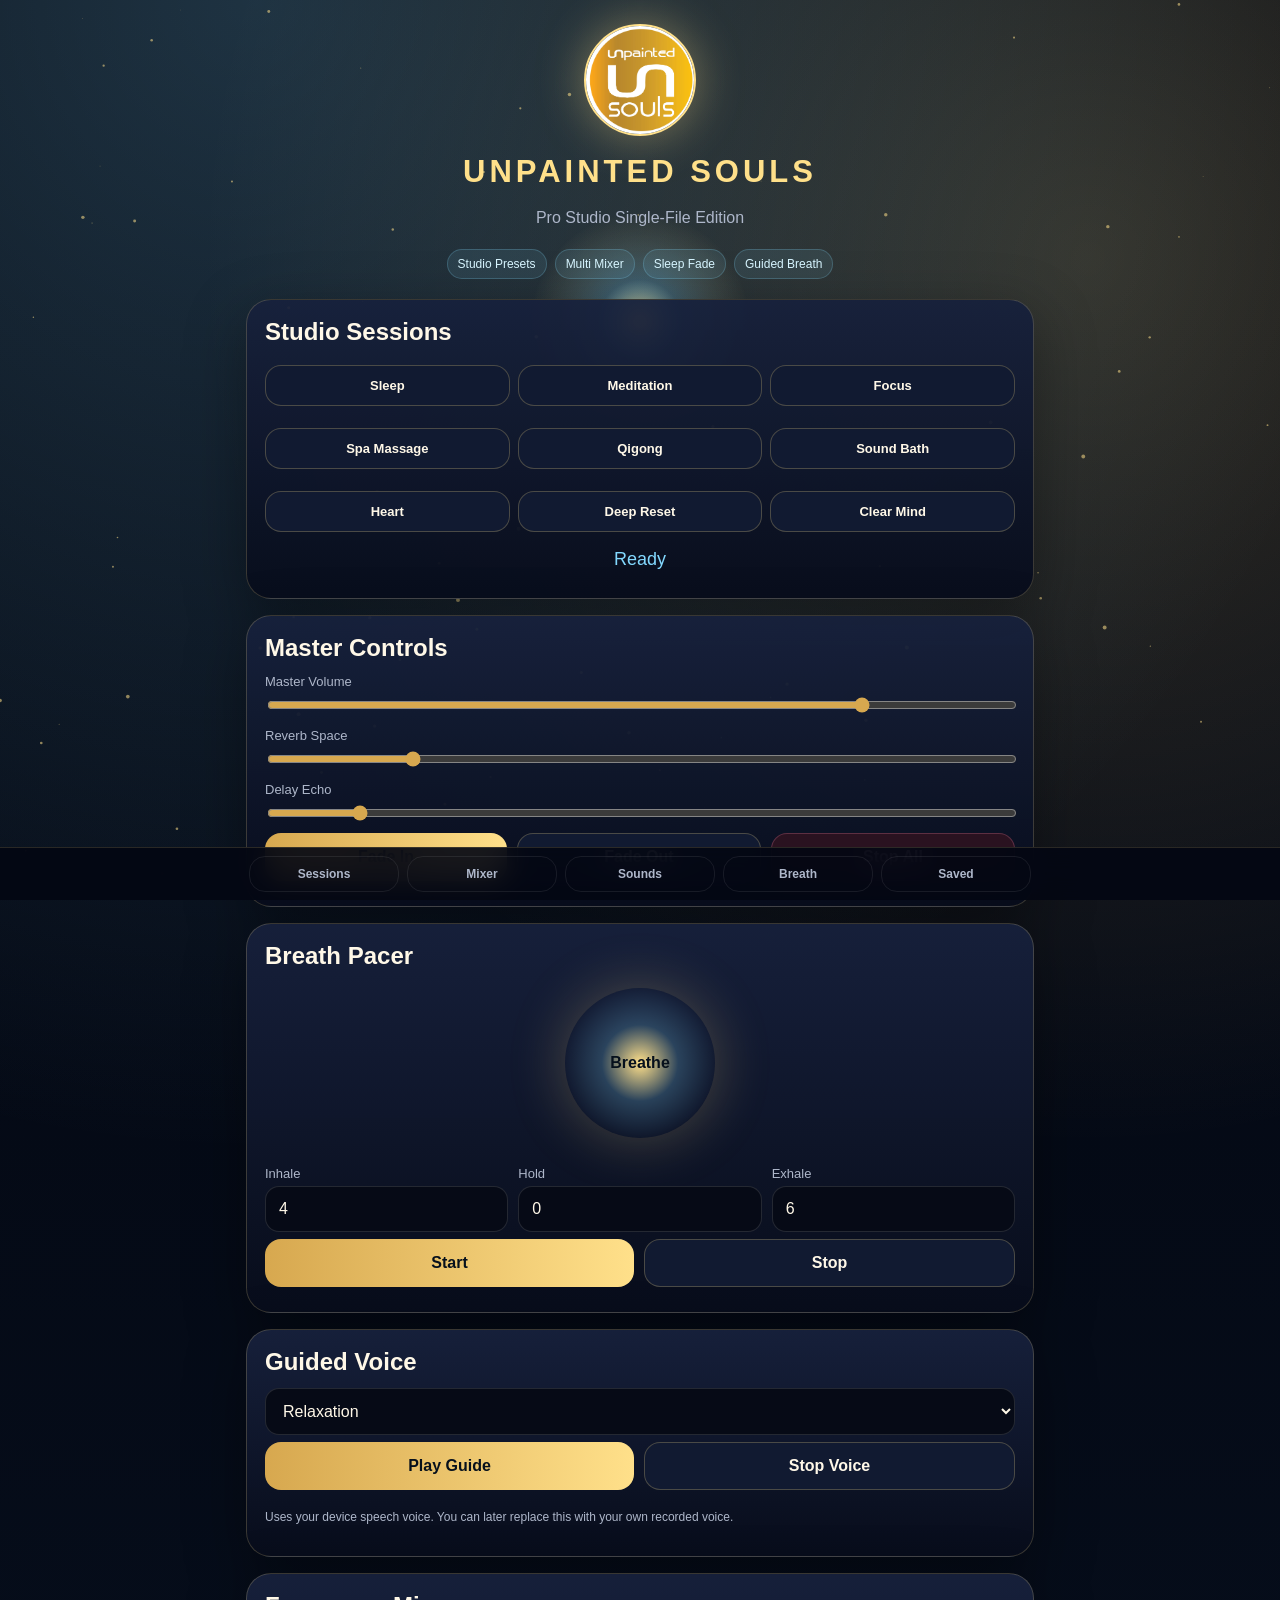
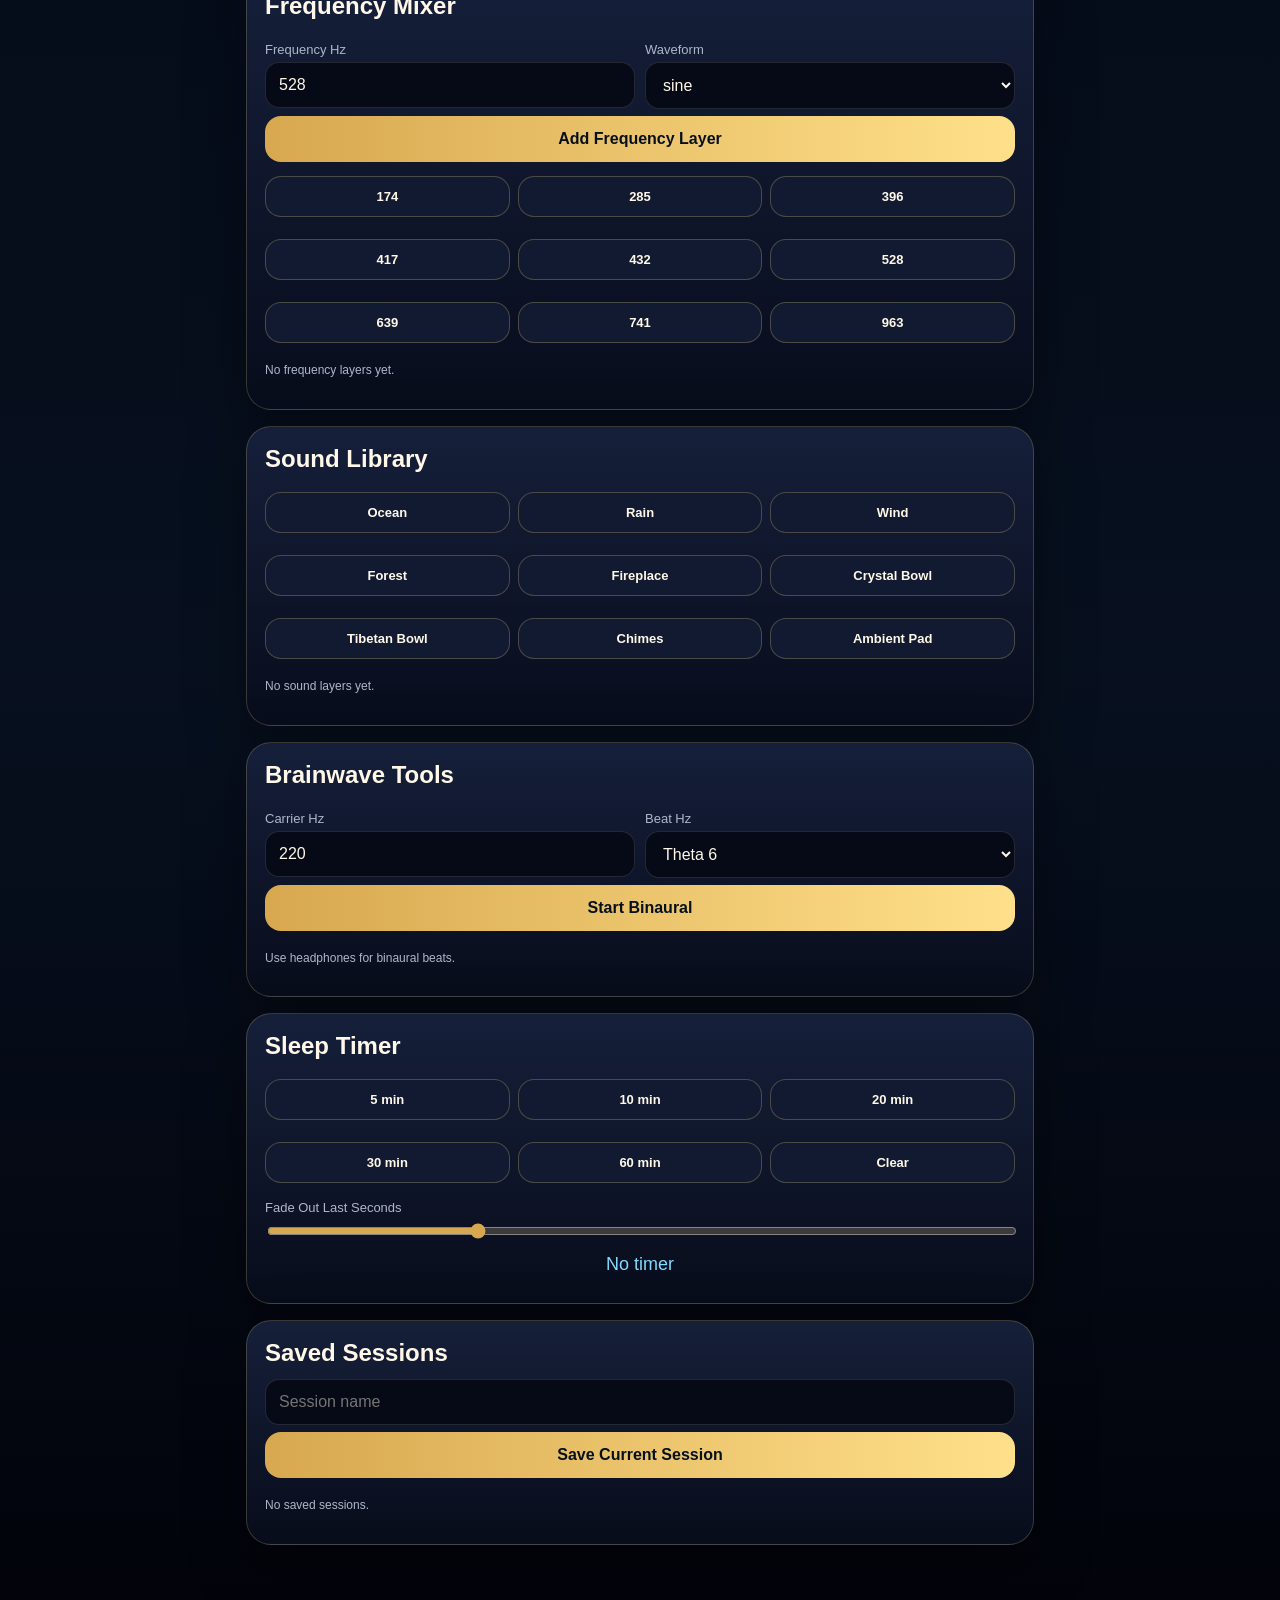
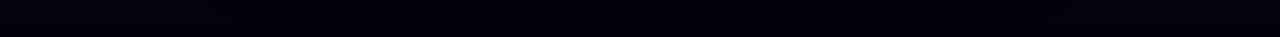
<file: index.html>
<!DOCTYPE html>
<html lang="en">
<head>
<meta charset="UTF-8">
<meta name="viewport" content="width=device-width,initial-scale=1.0">
<title>Unpainted Souls Pro</title>
<meta name="theme-color" content="#050814">
<style>
*{box-sizing:border-box}
:root{--gold:#d7a84f;--gold2:#ffe08a;--text:#fff8e8;--muted:#aeb7ca;--blue:#83d9ff;--pink:#d9a1ff}
body{margin:0;font-family:-apple-system,BlinkMacSystemFont,"Segoe UI",Arial,sans-serif;color:var(--text);background:radial-gradient(circle at 20% 0%,rgba(131,217,255,.22),transparent 34%),radial-gradient(circle at 85% 8%,rgba(255,224,138,.19),transparent 28%),linear-gradient(180deg,#02040d,#07101f 70%,#02030a);min-height:100vh}
#visualizer{position:fixed;inset:0;z-index:-1}
.app{max-width:820px;margin:auto;padding:24px 16px 76px}
.hero{text-align:center}
.logo{width:112px;height:112px;border-radius:50%;object-fit:cover;border:2px solid var(--gold2);box-shadow:0 0 48px rgba(255,224,138,.4)}
h1{font-size:31px;letter-spacing:4px;color:var(--gold2);margin:14px 0 4px}
h2{margin:0 0 12px}
p{color:var(--muted);line-height:1.45}
.badges span{display:inline-block;margin:4px;padding:7px 10px;border-radius:99px;border:1px solid rgba(131,217,255,.22);background:rgba(131,217,255,.09);color:#d7f5ff;font-size:12px}
.card{background:linear-gradient(180deg,rgba(23,33,60,.95),rgba(8,13,28,.97));border:1px solid rgba(255,224,138,.2);border-radius:25px;padding:18px;margin:16px 0;box-shadow:0 18px 60px rgba(0,0,0,.36)}
.row{display:flex;gap:10px}.row>*{flex:1}
label{display:block;color:var(--muted);font-size:13px;margin:10px 0 5px}
input,select{width:100%;padding:13px;border-radius:14px;border:1px solid rgba(255,255,255,.12);background:#060a16;color:var(--text);font-size:16px;outline:none}
input[type=range]{padding:0;accent-color:var(--gold)}
button{width:100%;border:0;border-radius:16px;padding:14px;margin:7px 0;font-size:16px;font-weight:800;color:#06101c;background:linear-gradient(90deg,var(--gold),var(--gold2))}
button.secondary{background:#111a31;color:var(--text);border:1px solid rgba(255,224,138,.24)}
button.danger{background:#2a1220;color:#ffdce8;border:1px solid rgba(255,138,174,.24)}
.grid{display:grid;grid-template-columns:repeat(3,1fr);gap:8px}
.presets button{font-size:13px;padding:12px 6px;background:#111a31;color:var(--text);border:1px solid rgba(255,224,138,.24)}
.layer,.session{background:#070c18;border:1px solid rgba(255,255,255,.08);padding:12px;border-radius:16px;margin:8px 0}
.layer-top{display:flex;justify-content:space-between;align-items:center;gap:8px}
.layer-top button{width:82px;padding:10px;font-size:12px}
.layer-buttons{display:grid;grid-template-columns:repeat(3,1fr);gap:6px;margin-top:8px}
.layer-buttons button{font-size:12px;padding:10px}
.status{text-align:center;color:var(--blue);font-size:18px;margin:10px}
.note{font-size:12px;line-height:1.4;color:var(--muted)}
.breath-orb{width:150px;height:150px;border-radius:50%;margin:18px auto;display:flex;align-items:center;justify-content:center;background:radial-gradient(circle,var(--gold2),rgba(131,217,255,.22),transparent 72%);box-shadow:0 0 55px rgba(255,224,138,.25);transition:transform 4s ease-in-out;font-weight:800;color:#06101c}
.breath-orb.inhale{transform:scale(1.35)}
.breath-orb.exhale{transform:scale(.85)}
.footerbar{position:fixed;bottom:0;left:0;right:0;background:rgba(4,7,19,.92);border-top:1px solid rgba(255,224,138,.15);backdrop-filter:blur(14px);display:flex;justify-content:center;gap:8px;padding:8px;z-index:5}
.footerbar button{max-width:150px;padding:10px;font-size:12px;margin:0;background:transparent;color:var(--muted);border:1px solid rgba(255,255,255,.08)}
</style>
</head>
<body>
<canvas id="visualizer"></canvas>
<main class="app">
<header class="hero">
<img src="[data-uri]" class="logo" alt="Unpainted Souls logo">
<h1>UNPAINTED SOULS</h1>
<p>Pro Studio Single-File Edition</p>
<div class="badges"><span>Studio Presets</span><span>Multi Mixer</span><span>Sleep Fade</span><span>Guided Breath</span></div>
</header>

<section class="card" id="quick"><h2>Studio Sessions</h2>
<div class="grid presets">
<button data-quick="sleep">Sleep</button><button data-quick="meditation">Meditation</button><button data-quick="focus">Focus</button>
<button data-quick="spa">Spa Massage</button><button data-quick="qigong">Qigong</button><button data-quick="soundbath">Sound Bath</button>
<button data-quick="heart">Heart</button><button data-quick="deep">Deep Reset</button><button data-quick="clear">Clear Mind</button>
</div><div id="status" class="status">Ready</div></section>

<section class="card" id="master"><h2>Master Controls</h2>
<label>Master Volume</label><input id="masterVolume" type="range" min="0" max="1" value="0.8" step="0.01">
<label>Reverb Space</label><input id="reverbMix" type="range" min="0" max="0.8" value="0.15" step="0.01">
<label>Delay Echo</label><input id="delayMix" type="range" min="0" max="0.7" value="0.08" step="0.01">
<div class="row"><button id="fadeIn">Fade In</button><button id="fadeOut" class="secondary">Fade Out</button><button id="stopAll" class="danger">Stop All</button></div>
</section>

<section class="card" id="breath"><h2>Breath Pacer</h2>
<div id="breathOrb" class="breath-orb">Breathe</div>
<div class="row"><div><label>Inhale</label><input id="inhale" type="number" value="4"></div><div><label>Hold</label><input id="hold" type="number" value="0"></div><div><label>Exhale</label><input id="exhale" type="number" value="6"></div></div>
<div class="row"><button id="startBreath">Start</button><button id="stopBreath" class="secondary">Stop</button></div>
</section>

<section class="card"><h2>Guided Voice</h2>
<select id="guideScript"><option value="relax">Relaxation</option><option value="sleep">Sleep</option><option value="body">Body Scan</option><option value="focus">Focus</option><option value="qigong">Qigong Flow</option><option value="spa">Spa Recovery</option></select>
<div class="row"><button id="playGuide">Play Guide</button><button id="stopGuide" class="secondary">Stop Voice</button></div>
<p class="note">Uses your device speech voice. You can later replace this with your own recorded voice.</p></section>

<section class="card" id="mixer"><h2>Frequency Mixer</h2>
<div class="row"><div><label>Frequency Hz</label><input id="freqInput" type="number" value="528"></div><div><label>Waveform</label><select id="waveInput"><option>sine</option><option>triangle</option><option>sawtooth</option><option>square</option></select></div></div>
<button id="addFrequency">Add Frequency Layer</button>
<div class="grid presets"><button data-preset="174">174</button><button data-preset="285">285</button><button data-preset="396">396</button><button data-preset="417">417</button><button data-preset="432">432</button><button data-preset="528">528</button><button data-preset="639">639</button><button data-preset="741">741</button><button data-preset="963">963</button></div>
<div id="frequencyLayers"></div></section>

<section class="card" id="sounds"><h2>Sound Library</h2>
<div class="grid presets"><button data-sound="ocean">Ocean</button><button data-sound="rain">Rain</button><button data-sound="wind">Wind</button><button data-sound="forest">Forest</button><button data-sound="fireplace">Fireplace</button><button data-sound="crystal">Crystal Bowl</button><button data-sound="tibetan">Tibetan Bowl</button><button data-sound="chimes">Chimes</button><button data-sound="pad">Ambient Pad</button></div>
<div id="soundLayers"></div></section>

<section class="card"><h2>Brainwave Tools</h2>
<div class="row"><div><label>Carrier Hz</label><input id="binauralCarrier" type="number" value="220"></div><div><label>Beat Hz</label><select id="binauralBeat"><option value="2">Delta 2</option><option value="6" selected>Theta 6</option><option value="10">Alpha 10</option><option value="18">Beta 18</option><option value="40">Gamma 40</option></select></div></div>
<button id="startBinaural">Start Binaural</button><p class="note">Use headphones for binaural beats.</p></section>

<section class="card"><h2>Sleep Timer</h2>
<div class="grid presets"><button data-timer="300">5 min</button><button data-timer="600">10 min</button><button data-timer="1200">20 min</button><button data-timer="1800">30 min</button><button data-timer="3600">60 min</button><button id="clearTimer" class="secondary">Clear</button></div>
<label>Fade Out Last Seconds</label><input id="fadeSeconds" type="range" min="10" max="300" value="90">
<div id="timerDisplay" class="status">No timer</div></section>

<section class="card" id="saved"><h2>Saved Sessions</h2>
<input id="sessionName" placeholder="Session name"><button id="saveSession">Save Current Session</button><div id="savedSessions"></div>
</section>
</main>
<nav class="footerbar"><button onclick="scrollToId('quick')">Sessions</button><button onclick="scrollToId('mixer')">Mixer</button><button onclick="scrollToId('sounds')">Sounds</button><button onclick="scrollToId('breath')">Breath</button><button onclick="scrollToId('saved')">Saved</button></nav>

<script>
class AudioEngine {
constructor(){this.ctx=null;this.master=null;this.analyser=null;this.dry=null;this.reverb=null;this.delaySend=null;this.delay=null;this.frequencyLayers=[];this.soundLayers=[];this.special=[];this.soloId=null}
init(){if(!this.ctx){this.ctx=new (window.AudioContext||window.webkitAudioContext)();this.master=this.ctx.createGain();this.analyser=this.ctx.createAnalyser();this.analyser.fftSize=128;this.dry=this.ctx.createGain();this.reverb=this.ctx.createGain();this.delaySend=this.ctx.createGain();this.delay=this.ctx.createDelay(2);this.master.gain.value=.8;this.reverb.gain.value=.15;this.delaySend.gain.value=.08;this.delay.delayTime.value=.28;this.dry.connect(this.master);this.reverb.connect(this.master);this.delaySend.connect(this.delay).connect(this.master);this.master.connect(this.analyser);this.analyser.connect(this.ctx.destination)}if(this.ctx.state==="suspended")this.ctx.resume()}
connect(n){n.connect(this.dry);n.connect(this.reverb);n.connect(this.delaySend)}setMaster(v){this.init();this.master.gain.setTargetAtTime(Number(v),this.ctx.currentTime,.03)}setReverb(v){this.init();this.reverb.gain.setTargetAtTime(Number(v),this.ctx.currentTime,.03)}setDelay(v){this.init();this.delaySend.gain.setTargetAtTime(Number(v),this.ctx.currentTime,.03)}fadeTo(v,s){this.init();this.master.gain.cancelScheduledValues(this.ctx.currentTime);this.master.gain.linearRampToValueAtTime(Number(v),this.ctx.currentTime+s)}
addFrequency(freq,wave="sine",volume=.12,pan=0){this.init();const osc=this.ctx.createOscillator(),gain=this.ctx.createGain(),panner=this.ctx.createStereoPanner();osc.type=wave;osc.frequency.value=Number(freq);gain.gain.value=volume;panner.pan.value=pan;osc.connect(gain).connect(panner);this.connect(panner);osc.start();const layer={id:String(Date.now()+Math.random()),kind:"frequency",freq:Number(freq),wave,volume,pan,muted:false,osc,gain,panner};this.frequencyLayers.push(layer);this.applyMuteSolo();return layer}
addSound(kind,volume=.13,pan=0){this.init();const layer=SoundLibrary.create(this.ctx,kind,volume,pan);this.connect(layer.output);this.soundLayers.push(layer);this.applyMuteSolo();return layer}
updateLayer(id,values){const layer=[...this.frequencyLayers,...this.soundLayers].find(l=>l.id===id);if(!layer)return;if(values.volume!==undefined){layer.volume=Number(values.volume);layer.gain.gain.value=layer.muted?0:layer.volume}if(values.pan!==undefined&&layer.panner){layer.pan=Number(values.pan);layer.panner.pan.value=layer.pan}}
removeLayer(id,type){const list=type==="sound"?this.soundLayers:this.frequencyLayers;const i=list.findIndex(l=>l.id===id);if(i<0)return;this.stopLayer(list[i]);list.splice(i,1);this.applyMuteSolo()}stopLayer(l){["osc","osc2","lfo","source"].forEach(k=>{try{l[k]&&l[k].stop()}catch(e){}})}toggleMute(id){const l=[...this.frequencyLayers,...this.soundLayers].find(x=>x.id===id);if(l){l.muted=!l.muted;this.applyMuteSolo()}}toggleSolo(id){this.soloId=this.soloId===id?null:id;this.applyMuteSolo()}applyMuteSolo(){[...this.frequencyLayers,...this.soundLayers].forEach(l=>{const on=!l.muted&&(!this.soloId||this.soloId===l.id);l.gain.gain.value=on?l.volume:0})}
startBinaural(carrier=220,beat=6,volume=.08){this.init();const m=this.ctx.createChannelMerger(2),left=this.ctx.createOscillator(),right=this.ctx.createOscillator(),lg=this.ctx.createGain(),rg=this.ctx.createGain();left.frequency.value=Number(carrier);right.frequency.value=Number(carrier)+Number(beat);lg.gain.value=rg.gain.value=volume;left.connect(lg).connect(m,0,0);right.connect(rg).connect(m,0,1);m.connect(this.dry);left.start();right.start();this.special.push({left,right})}
stopAll(){this.frequencyLayers.forEach(l=>this.stopLayer(l));this.soundLayers.forEach(l=>this.stopLayer(l));this.special.forEach(s=>{try{s.left&&s.left.stop();s.right&&s.right.stop()}catch(e){}});this.frequencyLayers=[];this.soundLayers=[];this.special=[];this.soloId=null}
snapshot(){return {frequencyLayers:this.frequencyLayers.map(l=>({freq:l.freq,wave:l.wave,volume:l.volume,pan:l.pan})),soundLayers:this.soundLayers.map(l=>({kind:l.kind,volume:l.volume,pan:l.pan}))}}load(s){this.stopAll();(s.frequencyLayers||[]).forEach(l=>this.addFrequency(l.freq,l.wave,l.volume,l.pan));(s.soundLayers||[]).forEach(l=>this.addSound(l.kind,l.volume,l.pan))}
}
const SoundLibrary={create(ctx,kind,volume=.13,pan=0){const id=String(Date.now()+Math.random()),gain=ctx.createGain(),panner=ctx.createStereoPanner(),output=ctx.createGain();gain.gain.value=volume;panner.pan.value=pan;gain.connect(panner).connect(output);const layer={id,kind,volume,pan,muted:false,gain,panner,output};if(["ocean","rain","wind","forest","fireplace"].includes(kind)){const buffer=ctx.createBuffer(1,ctx.sampleRate*5,ctx.sampleRate),data=buffer.getChannelData(0);for(let i=0;i<data.length;i++){let n=Math.random()*2-1;if(kind==="ocean")n*=Math.sin(i/5200)*.55+.45;if(kind==="wind")n*=Math.sin(i/9500)*.45+.25;if(kind==="forest")n*=(Math.random()>.995?3:.18);if(kind==="fireplace")n*=(Math.random()>.985?2.8:.12);data[i]=n}const source=ctx.createBufferSource(),filter=ctx.createBiquadFilter();source.buffer=buffer;source.loop=true;filter.type=(kind==="rain"||kind==="fireplace")?"highpass":"lowpass";filter.frequency.value=kind==="rain"?1500:kind==="fireplace"?900:650;source.connect(filter).connect(gain);source.start();layer.source=source}else{const osc=ctx.createOscillator(),osc2=ctx.createOscillator(),lfo=ctx.createOscillator(),lfoGain=ctx.createGain();osc.type=kind==="pad"?"sawtooth":"sine";osc.frequency.value=kind==="tibetan"?216:kind==="chimes"?880:kind==="pad"?110:528;osc2.type="sine";osc2.frequency.value=osc.frequency.value*2;lfo.frequency.value=kind==="chimes"?.4:.1;lfoGain.gain.value=.04;lfo.connect(lfoGain).connect(gain.gain);osc.connect(gain);osc2.connect(gain);osc.start();osc2.start();lfo.start();layer.osc=osc;layer.osc2=osc2;layer.lfo=lfo}return layer}};
const Guided={scripts:{relax:"Take a slow breath in. Let your shoulders soften. Let each tone settle the body.",sleep:"Let the day begin to fade. Feel the body grow heavier. Follow the sound gently into rest.",body:"Bring attention to the feet. Soften the legs. Relax the belly, chest, shoulders, face and eyes.",focus:"Sit tall and steady. Breathe in clarity. Breathe out distraction. Return gently to the sound.",qigong:"Stand or sit comfortably. Let the breath move like a soft wave. Feel the body open and the energy settle.",spa:"Allow the body to receive rest. Let the muscles soften. Let the nervous system unwind with each sound."},speak(k){speechSynthesis.cancel();const u=new SpeechSynthesisUtterance(this.scripts[k]||this.scripts.relax);u.rate=.82;u.pitch=.85;u.volume=.8;speechSynthesis.speak(u)},stop(){speechSynthesis.cancel()}};
const engine=new AudioEngine(),$=id=>document.getElementById(id);let timer=null,remaining=0,breathing=false;function setStatus(t){$("status").innerText=t}function pretty(k){return k.replace(/\b\w/g,c=>c.toUpperCase())}function scrollToId(id){document.getElementById(id).scrollIntoView({behavior:"smooth"})}
function renderFrequencyLayers(){const box=$("frequencyLayers");box.innerHTML=engine.frequencyLayers.length?"":"<p class='note'>No frequency layers yet.</p>";engine.frequencyLayers.forEach(l=>{box.innerHTML+=`<div class="layer"><div class="layer-top"><div><b>${l.freq} Hz</b><br><span class="note">${l.wave}</span></div><button class="danger" data-remove-frequency="${l.id}">Remove</button></div><label>Volume</label><input type="range" min="0" max=".6" step=".01" value="${l.volume}" data-volume="${l.id}"><label>Pan</label><input type="range" min="-1" max="1" step=".01" value="${l.pan}" data-pan="${l.id}"><div class="layer-buttons"><button class="secondary" data-mute="${l.id}">${l.muted?"Unmute":"Mute"}</button><button class="secondary" data-solo="${l.id}">${engine.soloId===l.id?"Unsolo":"Solo"}</button><button class="secondary" data-copy-frequency="${l.id}">Copy</button></div></div>`})}
function renderSoundLayers(){const box=$("soundLayers");box.innerHTML=engine.soundLayers.length?"":"<p class='note'>No sound layers yet.</p>";engine.soundLayers.forEach(l=>{box.innerHTML+=`<div class="layer"><div class="layer-top"><div><b>${pretty(l.kind)}</b><br><span class="note">Sound layer</span></div><button class="danger" data-remove-sound="${l.id}">Remove</button></div><label>Volume</label><input type="range" min="0" max=".6" step=".01" value="${l.volume}" data-volume="${l.id}"><label>Pan</label><input type="range" min="-1" max="1" step=".01" value="${l.pan}" data-pan="${l.id}"><div class="layer-buttons"><button class="secondary" data-mute="${l.id}">${l.muted?"Unmute":"Mute"}</button><button class="secondary" data-solo="${l.id}">${engine.soloId===l.id?"Unsolo":"Solo"}</button><button class="secondary" data-copy-sound="${l.id}">Copy</button></div></div>`})}
function renderSaved(){const box=$("savedSessions"),sessions=JSON.parse(localStorage.getItem("unpaintedProSessions")||"[]");box.innerHTML=sessions.length?"":"<p class='note'>No saved sessions.</p>";sessions.forEach((s,i)=>{box.innerHTML+=`<div class="session"><b>${s.name}</b><p class="note">${(s.frequencyLayers||[]).map(l=>l.freq+"Hz").join(", ")||"No frequencies"}<br>${(s.soundLayers||[]).map(l=>pretty(l.kind)).join(", ")||"No sounds"}</p><button data-load-session="${i}">Load</button></div>`})}function rerender(){renderFrequencyLayers();renderSoundLayers();renderSaved()}
function quick(type){engine.stopAll();if(type==="sleep"){engine.addFrequency(174,"sine",.08,0);engine.addSound("ocean",.16,0);setTimer(1800);Guided.speak("sleep")}else if(type==="meditation"){engine.addFrequency(432,"sine",.1,0);engine.addFrequency(528,"sine",.08,.2);engine.addSound("crystal",.1,0);Guided.speak("relax")}else if(type==="focus"){engine.addFrequency(741,"sine",.09,0);engine.addSound("pad",.11,0);engine.startBinaural(220,10,.08);Guided.speak("focus")}else if(type==="spa"){engine.addFrequency(528,"sine",.1,0);engine.addFrequency(639,"sine",.07,-.15);engine.addSound("rain",.11,0);engine.addSound("crystal",.08,.2);Guided.speak("spa")}else if(type==="qigong"){engine.addFrequency(432,"sine",.08,0);engine.addSound("wind",.12,0);Guided.speak("qigong")}else if(type==="soundbath"){engine.addFrequency(528,"sine",.08,0);engine.addSound("crystal",.14,0);engine.addSound("tibetan",.1,-.2);engine.addSound("chimes",.06,.2)}else if(type==="heart"){engine.addFrequency(639,"sine",.1,0);engine.addSound("crystal",.11,0);Guided.speak("body")}else if(type==="clear"){engine.addFrequency(741,"sine",.1,0);engine.addFrequency(963,"sine",.05,.25);engine.addSound("pad",.1,0)}else{engine.addFrequency(285,"sine",.1,0);engine.addFrequency(396,"sine",.08,-.2);engine.addSound("tibetan",.1,0);engine.startBinaural(220,6,.08)}rerender();setStatus(pretty(type)+" session started")}
$("masterVolume").oninput=e=>engine.setMaster(e.target.value);$("reverbMix").oninput=e=>engine.setReverb(e.target.value);$("delayMix").oninput=e=>engine.setDelay(e.target.value);$("fadeIn").onclick=()=>engine.fadeTo(Number($("masterVolume").value),5);$("fadeOut").onclick=()=>engine.fadeTo(0,5);$("stopAll").onclick=()=>{engine.stopAll();Guided.stop();clearTimer();rerender();setStatus("Stopped all")};$("addFrequency").onclick=()=>{engine.addFrequency($("freqInput").value,$("waveInput").value,.12,0);renderFrequencyLayers()};$("startBinaural").onclick=()=>{engine.startBinaural($("binauralCarrier").value,$("binauralBeat").value,.08);setStatus("Binaural started")};
document.querySelectorAll("[data-preset]").forEach(b=>b.onclick=()=>{engine.addFrequency(b.dataset.preset,$("waveInput").value,.12,0);renderFrequencyLayers()});document.querySelectorAll("[data-sound]").forEach(b=>b.onclick=()=>{engine.addSound(b.dataset.sound,.13,0);renderSoundLayers()});document.querySelectorAll("[data-quick]").forEach(b=>b.onclick=()=>quick(b.dataset.quick));document.oninput=e=>{if(e.target.dataset.volume)engine.updateLayer(e.target.dataset.volume,{volume:e.target.value});if(e.target.dataset.pan)engine.updateLayer(e.target.dataset.pan,{pan:e.target.value})};document.onclick=e=>{if(e.target.dataset.removeFrequency){engine.removeLayer(e.target.dataset.removeFrequency,"frequency");renderFrequencyLayers()}if(e.target.dataset.removeSound){engine.removeLayer(e.target.dataset.removeSound,"sound");renderSoundLayers()}if(e.target.dataset.mute){engine.toggleMute(e.target.dataset.mute);rerender()}if(e.target.dataset.solo){engine.toggleSolo(e.target.dataset.solo);rerender()}if(e.target.dataset.copyFrequency){const l=engine.frequencyLayers.find(x=>x.id===e.target.dataset.copyFrequency);if(l)engine.addFrequency(l.freq,l.wave,l.volume,l.pan);renderFrequencyLayers()}if(e.target.dataset.copySound){const l=engine.soundLayers.find(x=>x.id===e.target.dataset.copySound);if(l)engine.addSound(l.kind,l.volume,l.pan);renderSoundLayers()}if(e.target.dataset.loadSession){const sessions=JSON.parse(localStorage.getItem("unpaintedProSessions")||"[]");engine.load(sessions[Number(e.target.dataset.loadSession)]);rerender();setStatus("Session loaded")}};
$("playGuide").onclick=()=>Guided.speak($("guideScript").value);$("stopGuide").onclick=()=>Guided.stop();$("saveSession").onclick=()=>{const sessions=JSON.parse(localStorage.getItem("unpaintedProSessions")||"[]"),snap=engine.snapshot();snap.name=$("sessionName").value.trim()||`Session ${sessions.length+1}`;sessions.push(snap);localStorage.setItem("unpaintedProSessions",JSON.stringify(sessions));renderSaved()};
function setTimer(seconds){remaining=seconds;clearInterval(timer);tick();timer=setInterval(()=>{remaining--;tick();const fade=Number($("fadeSeconds").value);if(remaining===fade)engine.fadeTo(0,fade);if(remaining<=0){engine.stopAll();Guided.stop();clearTimer();rerender()}},1000)}function tick(){$("timerDisplay").innerText=remaining?`${Math.floor(remaining/60)}:${String(remaining%60).padStart(2,"0")}`:"No timer"}function clearTimer(){clearInterval(timer);remaining=0;tick()}document.querySelectorAll("[data-timer]").forEach(b=>b.onclick=()=>setTimer(Number(b.dataset.timer)));$("clearTimer").onclick=clearTimer;
function breathCycle(){if(!breathing)return;const orb=$("breathOrb"),inhale=Number($("inhale").value)*1000,hold=Number($("hold").value)*1000,exhale=Number($("exhale").value)*1000;orb.innerText="Inhale";orb.className="breath-orb inhale";setTimeout(()=>{if(!breathing)return;orb.innerText=hold>0?"Hold":"Exhale";setTimeout(()=>{if(!breathing)return;orb.innerText="Exhale";orb.className="breath-orb exhale";setTimeout(breathCycle,exhale)},hold)},inhale)}$("startBreath").onclick=()=>{breathing=true;breathCycle()};$("stopBreath").onclick=()=>{breathing=false;$("breathOrb").innerText="Breathe";$("breathOrb").className="breath-orb"};
function startVisualizer(){const canvas=document.getElementById("visualizer"),c=canvas.getContext("2d");let stars=[];function resize(){canvas.width=innerWidth;canvas.height=innerHeight;stars=Array.from({length:90},()=>({x:Math.random()*canvas.width,y:Math.random()*canvas.height,r:Math.random()*1.7+.3,v:Math.random()*.35+.05}))}addEventListener("resize",resize);resize();function draw(){c.clearRect(0,0,canvas.width,canvas.height);let level=0;if(engine.analyser){const data=new Uint8Array(engine.analyser.frequencyBinCount);engine.analyser.getByteFrequencyData(data);level=data.reduce((a,b)=>a+b,0)/data.length}c.fillStyle="rgba(255,224,138,.55)";stars.forEach(s=>{s.y+=s.v+level/900;if(s.y>canvas.height)s.y=0;c.beginPath();c.arc(s.x,s.y,s.r,0,Math.PI*2);c.fill()});const cx=canvas.width/2,cy=canvas.height/2.8,r=44+level*.55,g=c.createRadialGradient(cx,cy,5,cx,cy,r*2.5);g.addColorStop(0,"rgba(255,224,138,.9)");g.addColorStop(.35,"rgba(131,217,255,.25)");g.addColorStop(1,"rgba(255,224,138,0)");c.fillStyle=g;c.beginPath();c.arc(cx,cy,r*2.5,0,Math.PI*2);c.fill();requestAnimationFrame(draw)}draw()}startVisualizer();rerender();
</script>
</body>
</html>
</file>
